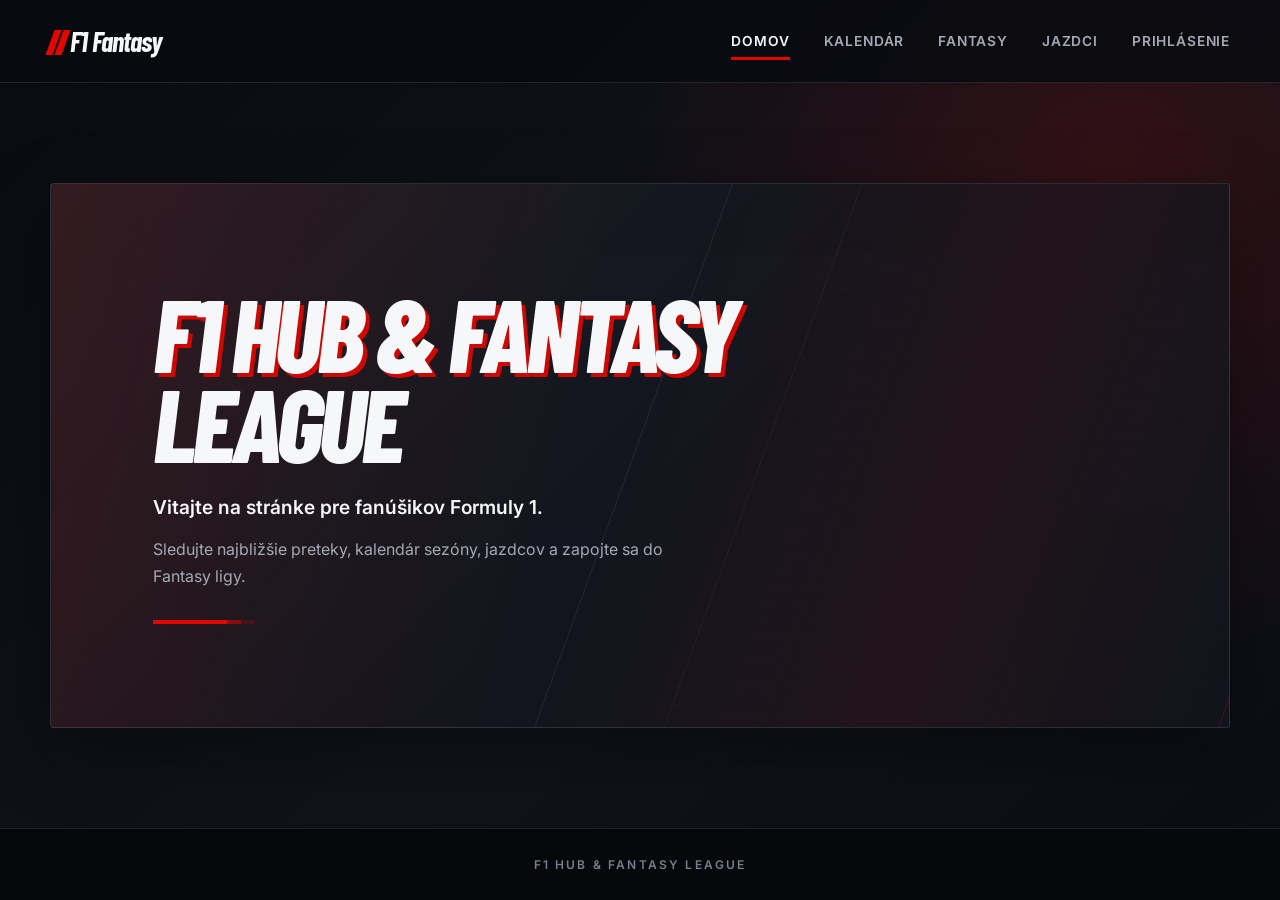
<file: html/index.html>
<!DOCTYPE html>
<html lang="sk">
<head>
    <meta charset="UTF-8">
    <meta name="viewport" content="width=device-width, initial-scale=1.0">
    <title>F1 Fantasy | Domov</title>
    <link rel="stylesheet" href="style.css">
</head>
<body>
    <header>
        <nav>
            <ul>
                <li>
                    <a href="index.html" aria-label="F1 Fantasy domovská stránka">
                        <strong>F1 Fantasy</strong>
                    </a>
                </li>
                <li><a href="index.html" aria-current="page">Domov</a></li>
                <li><a href="calendar.html">Kalendár</a></li>
                <li><a href="fantasy.html">Fantasy</a></li>
                <li><a href="drivers.html">Jazdci</a></li>
                <li><a href="login.html">Prihlásenie</a></li>
            </ul>
        </nav>
    </header>

    <main>
        <div class="content-placeholder">
            <section aria-labelledby="welcome-title">
                <h1 id="welcome-title">F1 Hub &amp; Fantasy League</h1>
                <p>Vitajte na stránke pre fanúšikov Formuly 1.</p>
                <p>
                    Sledujte najbližšie preteky, kalendár sezóny, jazdcov
                    a zapojte sa do Fantasy ligy.
                </p>
            </section>
        </div>

    </main>

    <footer>
        <p>F1 Hub &amp; Fantasy League</p>
    </footer>
</body>
</html>
</file>
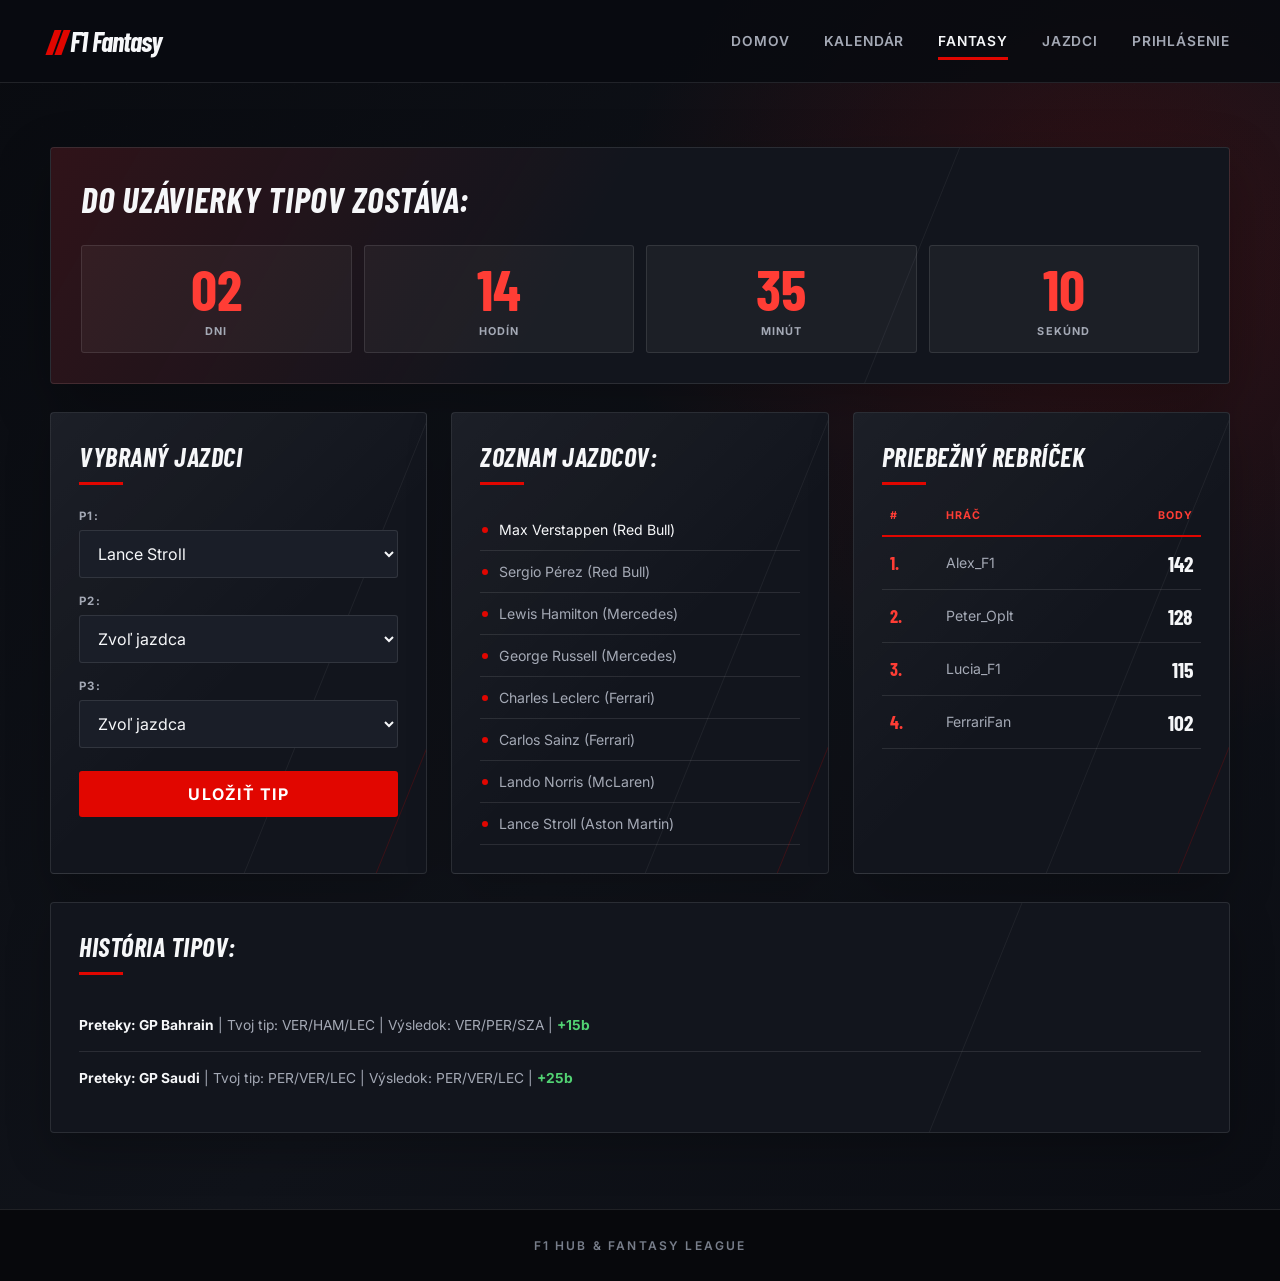
<file: html/fantasy.html>
<!DOCTYPE html>
<html lang="en">
<head>
    <meta charset="UTF-8">
    <title>F1 Fantasy | Fantasy</title>
    <link rel="stylesheet" href="style.css">
</head>
<body>
    <header>
        <nav aria-label="Hlavná navigácia">
            <ul>
                <li>
                    <a href="index.html" aria-label="F1 Fantasy domovská stránka">
                        <strong>F1 Fantasy</strong>
                    </a>
                </li>
                <li><a href="index.html">Domov</a></li>
                <li><a href="calendar.html">Kalendár</a></li>
                <li><a href="fantasy.html" aria-current="page">Fantasy</a></li>
                <li><a href="drivers.html">Jazdci</a></li>
                <li><a href="login.html">Prihlásenie</a></li>
            </ul>
        </nav>
    </header>

    <main>
        <section class="countdown-panel">
            <h2>Do uzávierky tipov zostáva:</h2>

            <div class="countdown-container">
                <div class="countdown-box">
                    <span class="number">02</span>
                    <span class="label">Dni</span>
                </div>
                <div class="countdown-box">
                    <span class="number">14</span>
                    <span class="label">Hodín</span>
                </div>
                <div class="countdown-box">
                    <span class="number">35</span>
                    <span class="label">Minút</span>
                </div>
                <div class="countdown-box">
                    <span class="number">10</span>
                    <span class="label">Sekúnd</span>
                </div>
            </div>
        </section>
        <!-- Hlavná mriežka s 3 blokmi podla wireframu -->
        <div class="fantasy-grid">

            <!-- 1. Blok: Formulár pre výber jazdcov -->
            <article class="fantasy-card">
                <h2>Vybraný jazdci</h2>
                <form action="#" method="post">
                    <div class="form-group">
                        <label for="p1-select">P1:</label>
                        <select id="p1-select" name="p1">
                            <option value="stroll" selected>Lance Stroll</option>
                            <option value="verstappen">Max Verstappen</option>
                            <option value="hamilton">Lewis Hamilton</option>
                            <option value="leclerc">Charles Leclerc</option>
                        </select>
                    </div>

                    <div class="form-group">
                        <label for="p2-select">P2:</label>
                        <select id="p2-select" name="p2">
                            <option value="" disabled selected>Zvoľ jazdca</option>
                            <option value="stroll">Lance Stroll</option>
                            <option value="verstappen">Max Verstappen</option>
                            <option value="hamilton">Lewis Hamilton</option>
                            <option value="leclerc">Charles Leclerc</option>
                        </select>
                    </div>

                    <div class="form-group">
                        <label for="p3-select">P3:</label>
                        <select id="p3-select" name="p3">
                            <option value="" disabled selected>Zvoľ jazdca</option>
                            <option value="stroll">Lance Stroll</option>
                            <option value="verstappen">Max Verstappen</option>
                            <option value="hamilton">Lewis Hamilton</option>
                            <option value="leclerc">Charles Leclerc</option>
                        </select>
                    </div>

                    <button type="submit">Uložiť tip</button>
                </form>
            </article>

            <!-- 2. Blok: Zoznam jazdcov -->
            <section class="fantasy-card">
                <h2>Zoznam jazdcov:</h2>
                <ul class="drivers-list">
                    <li>Max Verstappen (Red Bull)</li>
                    <li>Sergio Pérez (Red Bull)</li>
                    <li>Lewis Hamilton (Mercedes)</li>
                    <li>George Russell (Mercedes)</li>
                    <li>Charles Leclerc (Ferrari)</li>
                    <li>Carlos Sainz (Ferrari)</li>
                    <li>Lando Norris (McLaren)</li>
                    <li>Lance Stroll (Aston Martin)</li>
                </ul>
            </section>

            <!-- 3. Blok: Priebežný rebríček -->
            <section class="fantasy-card">
                <h2>Priebežný rebríček</h2>
                <table>
                    <thead>
                    <tr>
                        <th>#</th>
                        <th>Hráč</th>
                        <th>Body</th>
                    </tr>
                    </thead>
                    <tbody>
                    <tr>
                        <td>1.</td>
                        <td>Alex_F1</td>
                        <td>142</td>
                    </tr>
                    <tr>
                        <td>2.</td>
                        <td>Peter_Oplt</td>
                        <td>128</td>
                    </tr>
                    <tr>
                        <td>3.</td>
                        <td>Lucia_F1</td>
                        <td>115</td>
                    </tr>
                    <tr>
                        <td>4.</td>
                        <td>FerrariFan</td>
                        <td>102</td>
                    </tr>
                    </tbody>
                </table>
            </section>

        </div>

        <!-- Spodný blok: História tipov -->
        <section class="history-panel">
            <h2>História tipov:</h2>
            <ul class="history-list">
                <li>
                    <strong>Preteky: GP Bahrain</strong> | Tvoj tip: VER/HAM/LEC | Výsledok: VER/PER/SZA | <span class="points">+15b</span>
                </li>
                <li>
                    <strong>Preteky: GP Saudi</strong> | Tvoj tip: PER/VER/LEC | Výsledok: PER/VER/LEC | <span class="points">+25b</span>
                </li>
            </ul>
        </section>
    </main>


    <footer>
        <p>F1 Hub &amp; Fantasy League</p>
    </footer>
</body>
</html>
</file>
<file: html/style.css>
@import url('https://fonts.googleapis.com/css2?family=Barlow+Condensed:wght@500;600;700;800&family=Inter:wght@400;500;600;700&display=swap');

:root {
    --bg: #090b10;
    --surface: #12151d;
    --surface-light: #1a1e28;
    --text: #f6f7f9;
    --muted: #a4a9b5;
    --red: #e10600;
    --red-light: #ff3d35;
    --line: rgba(255, 255, 255, 0.1);
    --content-width: 1180px;
}

* {
    box-sizing: border-box;
}

html {
    min-width: 320px;
    scroll-behavior: smooth;
}

body {
    min-height: 100vh;
    margin: 0;
    display: flex;
    flex-direction: column;
    color: var(--text);
    background:
        radial-gradient(circle at 87% 20%, rgba(225, 6, 0, 0.16), transparent 31rem),
        linear-gradient(135deg, #090b10 0%, #10131a 56%, #0b0d13 100%);
    font-family: 'Inter', Arial, sans-serif;
}

body::before {
    position: fixed;
    z-index: -1;
    inset: 0;
    opacity: 0.25;
    pointer-events: none;
    background-image: linear-gradient(rgba(255, 255, 255, 0.025) 1px, transparent 1px),
        linear-gradient(90deg, rgba(255, 255, 255, 0.025) 1px, transparent 1px);
    background-size: 42px 42px;
    content: '';
}

header {
    border-bottom: 1px solid var(--line);
    background: rgba(9, 11, 16, 0.88);
}

nav {
    width: min(100% - 48px, var(--content-width));
    margin: 0 auto;
}

nav ul {
    min-height: 82px;
    margin: 0;
    padding: 0;
    display: flex;
    align-items: center;
    gap: 34px;
    list-style: none;
}

nav li:first-child {
    margin-right: auto;
}

nav a {
    position: relative;
    display: inline-block;
    padding: 10px 0;
    color: var(--muted);
    font-size: 0.86rem;
    font-weight: 600;
    letter-spacing: 0.06em;
    text-decoration: none;
    text-transform: uppercase;
    transition: color 180ms ease;
}

nav li:first-child a {
    color: var(--text);
    font-family: 'Barlow Condensed', Impact, sans-serif;
    font-size: 1.75rem;
    font-style: italic;
    letter-spacing: -0.03em;
    text-transform: none;
}

nav li:first-child a::before {
    display: inline-block;
    width: 7px;
    height: 25px;
    margin-right: 9px;
    transform: skew(-20deg);
    vertical-align: -3px;
    background: var(--red);
    box-shadow: 9px 0 0 var(--red);
    content: '';
}

nav a:hover,
nav a[aria-current='page'] {
    color: var(--text);
}

nav a[aria-current='page']::after {
    position: absolute;
    right: 0;
    bottom: -1px;
    left: 0;
    height: 3px;
    background: var(--red);
    content: '';
}

main {
    width: min(100% - 48px, var(--content-width));
    flex: 1;
    margin: 0 auto;
    display: flex;
    align-items: center;
}

.content-placeholder {
    position: relative;
    width: 100%;
    min-height: 510px;
    margin: 72px 0;
    padding: clamp(48px, 8vw, 104px) clamp(28px, 8vw, 105px);
    overflow: hidden;
    display: flex;
    align-items: center;
    border: 1px solid var(--line);
    border-radius: 4px;
    background:
        linear-gradient(105deg, rgba(225, 6, 0, 0.12), transparent 44%),
        linear-gradient(135deg, rgba(255, 255, 255, 0.04), transparent 55%),
        var(--surface);
    box-shadow: 0 24px 70px rgba(0, 0, 0, 0.35);
}

.content-placeholder::before,
.content-placeholder::after {
    position: absolute;
    right: -8%;
    width: 58%;
    height: 145%;
    transform: skewX(-20deg);
    border-left: 1px solid rgba(255, 255, 255, 0.08);
    border-right: 1px solid rgba(225, 6, 0, 0.28);
    content: '';
}

.content-placeholder::before {
    top: -25%;
    background: linear-gradient(90deg, transparent, rgba(225, 6, 0, 0.08), transparent);
}

.content-placeholder::after {
    top: -13%;
    right: -17%;
    opacity: 0.6;
}

.content-placeholder section {
    position: relative;
    z-index: 1;
    max-width: 620px;
}

h1 {
    max-width: 650px;
    margin: 0 0 24px;
    color: var(--text);
    font-family: 'Barlow Condensed', Impact, sans-serif;
    font-size: clamp(3.6rem, 8vw, 7.5rem);
    font-style: italic;
    font-weight: 800;
    letter-spacing: -0.045em;
    line-height: 0.88;
    text-transform: uppercase;
}

h1::first-line {
    text-shadow: 4px 4px 0 rgba(225, 6, 0, 0.9);
}

.content-placeholder section p {
    max-width: 510px;
    margin: 0 0 12px;
    color: var(--muted);
    font-size: 1rem;
    line-height: 1.7;
}

.content-placeholder section p:first-of-type {
    color: var(--text);
    font-size: 1.2rem;
    font-weight: 600;
}

.content-placeholder section::after {
    display: block;
    width: 74px;
    height: 4px;
    margin-top: 30px;
    background: var(--red);
    box-shadow: 14px 0 0 rgba(225, 6, 0, 0.45), 28px 0 0 rgba(225, 6, 0, 0.18);
    content: '';
}

footer {
    padding: 28px 24px;
    border-top: 1px solid var(--line);
    color: #777d8a;
    background: #07080c;
    text-align: center;
}

footer p {
    margin: 0;
    font-size: 0.75rem;
    font-weight: 600;
    letter-spacing: 0.18em;
    text-transform: uppercase;
}

/* Fantasy dashboard */
main:has(.countdown-panel) {
    width: min(100% - 48px, var(--content-width));
    padding: 64px 0 76px;
    align-items: stretch;
    gap: 28px;
}

.countdown-panel,
main:has(table) section[aria-labelledby] {
    position: relative;
    width: 100%;
    max-width: none;
    margin: 0;
    padding: 30px;
    overflow: hidden;
    border: 1px solid var(--line);
    border-radius: 4px;
    background:
        linear-gradient(120deg, rgba(225, 6, 0, 0.14), transparent 45%),
        var(--surface);
    box-shadow: 0 20px 55px rgba(0, 0, 0, 0.28);
}

.countdown-panel::before,
main:has(table) section[aria-labelledby]::before {
    position: absolute;
    top: -70%;
    right: -12%;
    width: 38%;
    height: 220%;
    transform: skewX(-22deg);
    border-right: 1px solid rgba(225, 6, 0, 0.22);
    border-left: 1px solid rgba(255, 255, 255, 0.06);
    content: '';
}

.countdown-panel h2 {
    position: relative;
    z-index: 1;
    margin: 0 0 25px;
    color: var(--text);
    font-family: 'Barlow Condensed', Impact, sans-serif;
    font-size: clamp(1.5rem, 3vw, 2.2rem);
    font-style: italic;
    letter-spacing: 0.02em;
    text-transform: uppercase;
}

.countdown-container {
    position: relative;
    z-index: 1;
    display: grid;
    grid-template-columns: repeat(4, 1fr);
    gap: 12px;
}

.countdown-box {
    min-width: 0;
    padding: 17px 10px 14px;
    display: flex;
    flex-direction: column;
    align-items: center;
    border: 1px solid var(--line);
    border-radius: 3px;
    background: rgba(255, 255, 255, 0.045);
}

.countdown-box .number {
    color: var(--red-light);
    font-family: 'Barlow Condensed', Impact, sans-serif;
    font-size: clamp(2rem, 5vw, 3.6rem);
    font-weight: 700;
    line-height: 0.9;
}

.countdown-box .label {
    margin-top: 9px;
    color: var(--muted);
    font-size: 0.68rem;
    font-weight: 700;
    letter-spacing: 0.1em;
    text-transform: uppercase;
}


main:has(.countdown-panel) {
    display: flex;
    flex-direction: column;
    gap: 28px;
    width: min(100% - 48px, var(--content-width));
    margin: 0 auto;
    padding: 64px 0 76px;
}

.countdown-panel {
    width: 100%;
}

.fantasy-grid {
    display: flex;
    flex-direction: row;
    gap: 24px;
    width: 100%;
}

.fantasy-card {
    flex: 1;
    min-width: 0;
    position: relative;
    overflow: hidden;
    padding: 28px;
    border: 1px solid var(--line);
    border-radius: 4px;
    background:
        linear-gradient(135deg, rgba(255, 255, 255, 0.045), transparent 55%),
        var(--surface);
    box-shadow: 0 18px 45px rgba(0, 0, 0, 0.24);
}

.fantasy-card::before,
.history-panel::before {
    position: absolute;
    top: -50%;
    right: -14%;
    width: 35%;
    height: 190%;
    transform: skewX(-22deg);
    border-right: 1px solid rgba(225, 6, 0, 0.2);
    border-left: 1px solid rgba(255, 255, 255, 0.06);
    content: '';
}

.fantasy-card h2,
.history-panel h2 {
    position: relative;
    z-index: 1;
    margin: 0 0 24px;
    color: var(--text);
    font-family: 'Barlow Condensed', Impact, sans-serif;
    font-size: 1.65rem;
    font-style: italic;
    letter-spacing: 0.02em;
    text-transform: uppercase;
}

.fantasy-card h2::after,
.history-panel h2::after {
    display: block;
    width: 44px;
    height: 3px;
    margin-top: 10px;
    background: var(--red);
    content: '';
}

.fantasy-card form,
.drivers-list,
.fantasy-card table {
    position: relative;
    z-index: 1;
}

.form-group {
    margin-bottom: 16px;
}

.form-group label {
    display: block;
    margin-bottom: 7px;
    color: var(--muted);
    font-size: 0.72rem;
    font-weight: 700;
    letter-spacing: 0.12em;
    text-transform: uppercase;
}

.form-group select {
    width: 100%;
    padding: 12px 14px;
    border: 1px solid var(--line);
    border-radius: 3px;
    outline: none;
    color: var(--text);
    background-color: var(--surface-light);
    font: inherit;
    cursor: pointer;
    transition: border-color 180ms ease, box-shadow 180ms ease;
}

.form-group select:focus {
    border-color: var(--red);
    box-shadow: 0 0 0 3px rgba(225, 6, 0, 0.15);
}

.fantasy-card button {
    width: 100%;
    margin-top: 7px;
    padding: 13px 18px;
    border: 0;
    border-radius: 3px;
    color: #fff;
    background: var(--red);
    font: inherit;
    font-weight: 700;
    letter-spacing: 0.08em;
    text-transform: uppercase;
    cursor: pointer;
    transition: background-color 180ms ease, transform 180ms ease;
}

.fantasy-card button:hover {
    background: var(--red-light);
    transform: translateY(-1px);
}

.drivers-list,
.history-list {
    margin: 0;
    padding: 0;
    list-style: none;
}

.drivers-list li {
    padding: 12px 0;
    border-bottom: 1px solid var(--line);
    color: var(--muted);
    font-size: 0.88rem;
}

.drivers-list li:first-child {
    color: var(--text);
}

.drivers-list li::before {
    display: inline-block;
    width: 6px;
    height: 6px;
    margin: 0 11px 2px 2px;
    border-radius: 50%;
    background: var(--red);
    content: '';
}

.fantasy-card table {
    width: 100%;
    border-collapse: collapse;
    text-align: left;
}

.fantasy-card th {
    padding: 0 8px 13px;
    border-bottom: 2px solid var(--red);
    color: var(--red-light);
    font-size: 0.67rem;
    letter-spacing: 0.1em;
    text-transform: uppercase;
}

.fantasy-card td {
    padding: 13px 8px;
    border-bottom: 1px solid var(--line);
    color: var(--muted);
    font-size: 0.88rem;
}

.fantasy-card td:first-child {
    color: var(--red-light);
    font-family: 'Barlow Condensed', Impact, sans-serif;
    font-size: 1.15rem;
}

.fantasy-card td:last-child {
    color: var(--text);
    font-weight: 700;
    text-align: right;
}

.fantasy-card th:last-child {
    text-align: right;
}

.history-panel {
    width: 100%;
    position: relative;
    overflow: hidden;
    padding: 28px;
    border: 1px solid var(--line);
    border-radius: 4px;
    background: var(--surface);
    box-shadow: 0 18px 45px rgba(0, 0, 0, 0.24);
}

.history-list {
    position: relative;
    z-index: 1;
}

.history-list li {
    padding: 15px 0;
    border-bottom: 1px solid var(--line);
    color: var(--muted);
    font-size: 0.86rem;
    line-height: 1.6;
}

.history-list li:last-child {
    border-bottom: 0;
}

.history-list strong {
    color: var(--text);
}

.history-list .points {
    color: #52d273;
    font-weight: 700;
}

main:has(table) section[aria-labelledby] {
    padding: 0;
}

main:has(table) table {
    width: 100%;
    border-collapse: collapse;
    text-align: left;
}

main:has(table) th {
    padding: 20px 30px;
    border-bottom: 2px solid var(--red);
    color: var(--red-light);
    font-size: 0.72rem;
    letter-spacing: 0.12em;
    text-transform: uppercase;
}

main:has(table) td {
    padding: 19px 30px;
    border-bottom: 1px solid var(--line);
    color: var(--muted);
    font-size: 0.92rem;
}

main:has(table) td:first-child {
    color: var(--text);
    font-weight: 700;
}

main:has(table) td:last-child {
    color: var(--text);
    font-family: 'Barlow Condensed', Impact, sans-serif;
    font-size: 1.35rem;
    font-weight: 700;
    text-align: right;
}

main:has(table) th:last-child {
    text-align: right;
}

main:has(table) tbody tr {
    transition: background-color 180ms ease;
}

main:has(table) tbody tr:hover {
    background: rgba(225, 6, 0, 0.08);
}

@media (max-width: 760px) {
    nav,
    main {
        width: min(100% - 32px, var(--content-width));
    }

    nav ul {
        min-height: auto;
        padding: 18px 0;
        flex-wrap: wrap;
        gap: 8px 22px;
    }

    nav li:first-child {
        width: 100%;
        margin-bottom: 4px;
    }

    nav li:first-child a {
        padding: 0;
    }

    nav a {
        font-size: 0.75rem;
    }

    .content-placeholder {
        min-height: 470px;
        margin: 38px 0;
        padding: 52px 28px;
    }

    h1 {
        font-size: clamp(3.4rem, 17vw, 6rem);
    }
}

@media (max-width: 430px) {
    nav ul {
        gap: 6px 16px;
    }

    nav a {
        letter-spacing: 0;
    }

    .content-placeholder {
        padding: 42px 22px;
    }

    h1 {
        font-size: 3.35rem;
    }

    .content-placeholder section p {
        font-size: 0.9rem;
    }
}

@media (prefers-reduced-motion: reduce) {
    *,
    *::before,
    *::after {
        scroll-behavior: auto !important;
        transition: none !important;
    }
}

@media (max-width: 900px) {
    .fantasy-grid {
        flex-direction: column;
    }
}

@media (max-width: 560px) {
    main:has(.countdown-panel) {
        width: min(100% - 32px, var(--content-width));
        padding: 38px 0 48px;
    }

    .countdown-panel,
    .fantasy-card,
    .history-panel {
        padding: 22px;
    }

    .countdown-container {
        gap: 7px;
    }

    .countdown-box {
        padding: 14px 5px 12px;
    }

    .countdown-box .number {
        font-size: 2rem;
    }

    .fantasy-card h2,
    .history-panel h2 {
        font-size: 1.45rem;
    }

    .history-list li {
        font-size: 0.78rem;
    }
}
</file>
